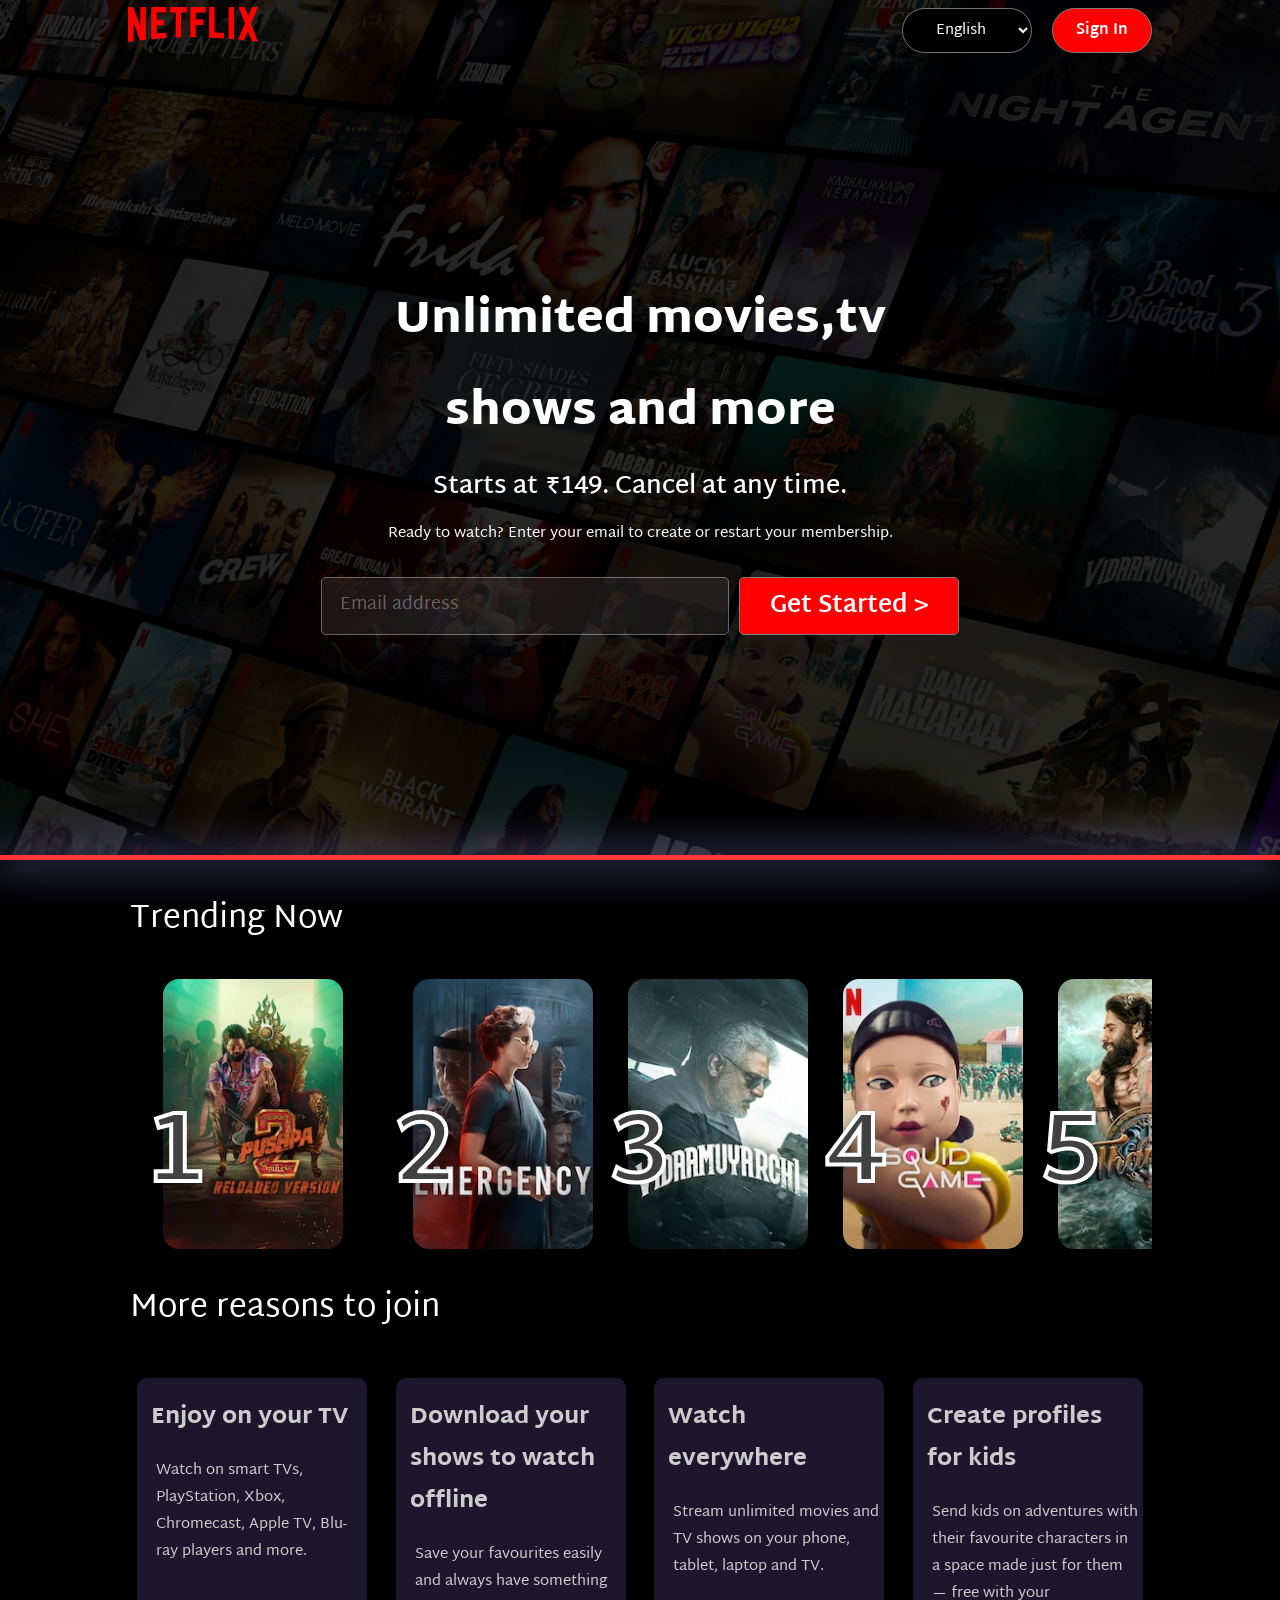
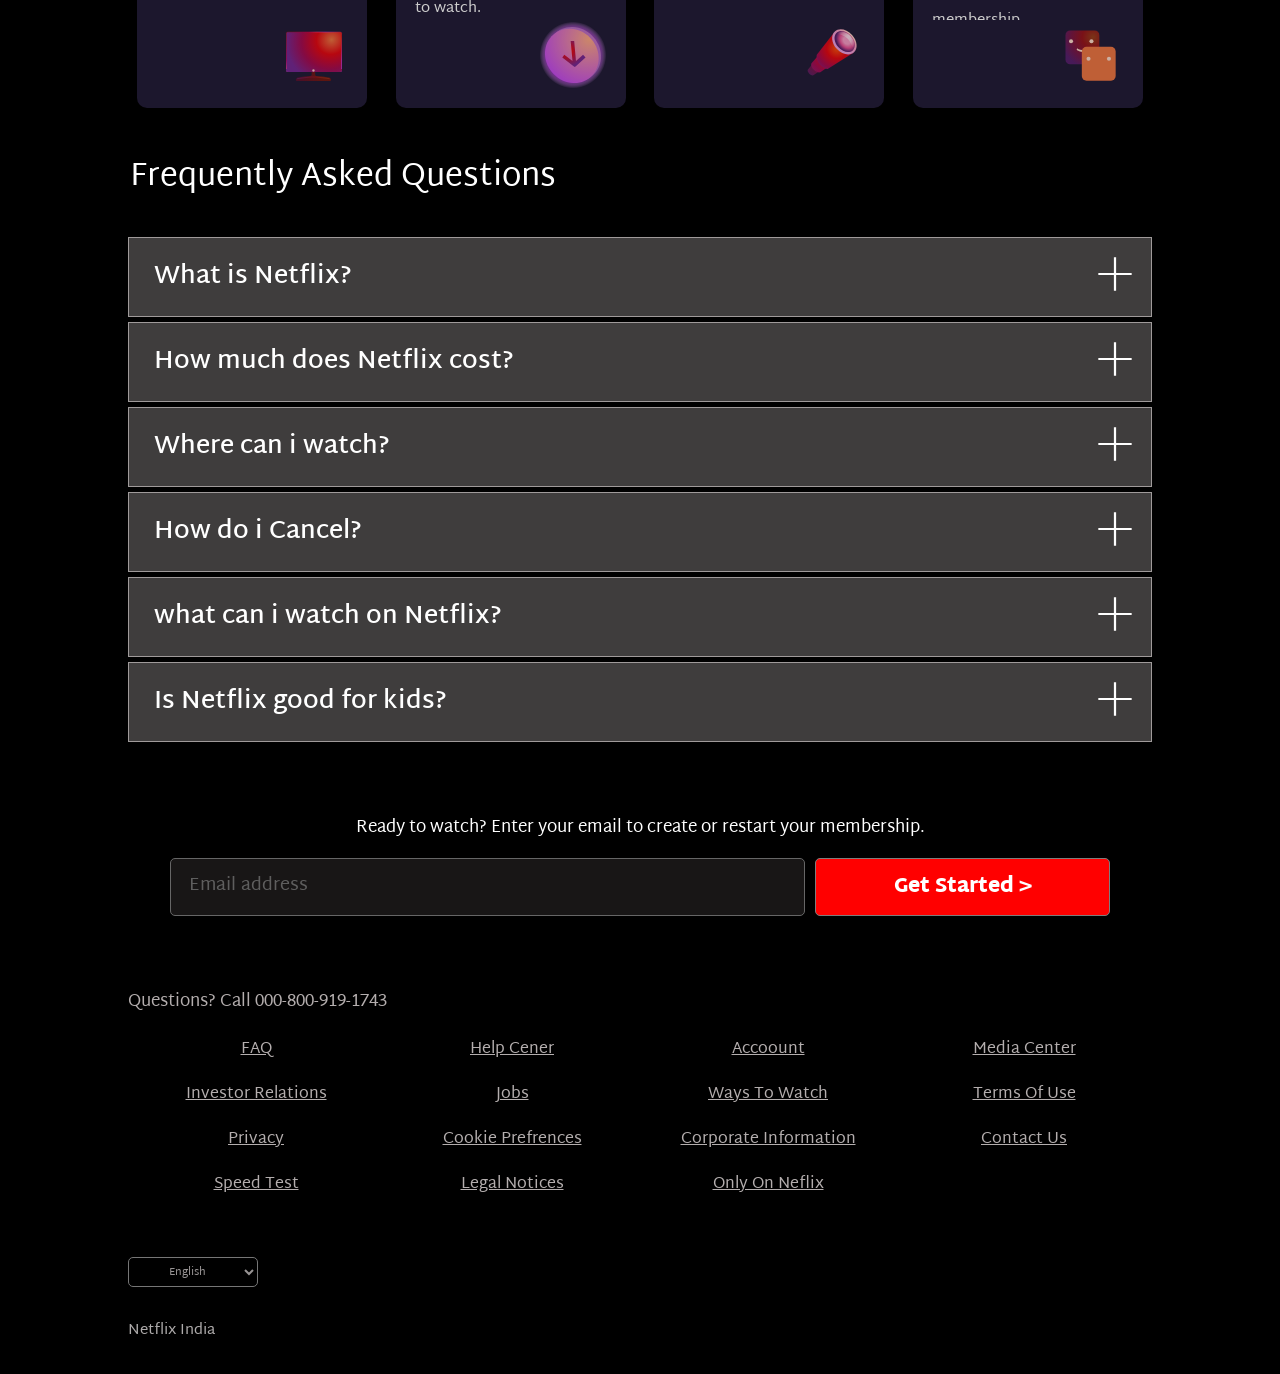
<file: index.html>
<!DOCTYPE html>
<html lang="en">

<head>
    <meta charset="UTF-8">
    <meta name="viewport" content="width=device-width, initial-scale=1.0">
    <title>Netflix India – Watch TV Shows Online, Watch Movies Online</title>
    <link rel="stylesheet" href="style.css">
    <link rel="icon" type="ico" href="favicon.ico">
</head>

<body>
    <header>

        <div class="main">
            <nav class="navbar">
                <span>
                    <img class="logo" src="Tool/logo.svg" alt="Logo">
                </span>
                <div class="prtl">
                    <select name="top" id="more">
                        <option value="Eng">English</option>
                        <option value="hin">Hindi</option>
                    </select>
                    <button>Sign In</button>
                </div>

            </nav>
            <div class="box"></div>
            <div class="hero">
                <span class="p1">
                    Unlimited movies,tv
                </span>
                <span class="p1">
                    shows and more
                </span>
                <span class="p2">
                    Starts at ₹149. Cancel at any time.
                </span>
                <span class="p3">
                    Ready to watch? Enter your email to create or restart your membership.
                </span>
                <div class="ttl">
                    <form action="">
                        <input type="text" placeholder="Email address">
                    </form>
                    <button>
                        <pre>Get Started ></pre>
                    </button>
                </div>
            </div>
        </div>
    </header>





    <main>






        <div class="line">
        </div>
        <div class="trnd" class="panoti">Trending Now</div>
        <div class="sec">

            <div class="cont" id="cont1"> <span class="num"> 1</span></div>
            <div class="cont" id="cont2"> <span class="num"> 2</span></div>
            <div class="cont" id="cont3"> <span class="num"> 3</span></div>
            <div class="cont" id="cont4"> <span class="num"> 4</span></div>
            <div class="cont" id="cont5"> <span class="num"> 5</span></div>
            <div class="cont" id="cont6"> <span class="num"> 6</span></div>
            <div class="cont" id="cont7"> <span class="num"> 7</span></div>
            <div class="cont" id="cont8"> <span class="num"> 8</span></div>
            <div class="cont" id="cont9"> <span class="num"> 9</span></div>
            <div class="cont" id="cont10"> <span class="num"> 10</span></div>
            <span> " "</span>

        </div>
        <div class="moreop">More reasons to join</div>

        <div class="second">
            <div class="se" id="se1">
                <p class="para">Enjoy on your TV</p>
                <p class="para2">Watch on smart TVs, PlayStation, Xbox, Chromecast, Apple TV, Blu-ray players and more.
                </p>
                <img src="Tool/second.svg" alt="Svg image">
            </div>
            <div class="se" id="se2">
                <p class="para">Download your shows to watch offline</p>
                <p class="para2">Save your favourites easily and always have something to watch.</p>
                <img src="Tool/first.svg" alt="svg Image">
            </div>
            <div class="se" id="se3">
                <p class="para">Watch everywhere</p>
                <p class="para2">Stream unlimited movies and TV shows on your phone, tablet, laptop and TV.</p>
                <img src="Tool/third.svg" alt="Svg Image">
            </div>
            <div class="se" id="se4">
                <p class="para">Create profiles for kids</p>
                <p class="para2">Send kids on adventures with their favourite characters in a space made just for them —
                    free with your membership.</p>
                <img src="Tool/fourth.svg" alt="Svg image">
            </div>

        </div>
        <div class="moreop">Frequently Asked Questions</div>

        <div class="bttn">
            <button class="btnn">
                <p>What is Netflix? </p><img src="Tool/new.svg" alt="Svg">
            </button>
            <button class="btnn">
                <p>How much does Netflix cost?</p> <img src="Tool/new.svg" alt="Svg">
            </button></button>
            <button class="btnn">
                <p>Where can i watch? </p><img src="Tool/new.svg" alt="Svg">
            </button></button>
            <button class="btnn">
                <p>How do i Cancel?</p> <img src="Tool/new.svg" alt="Svg">
            </button></button>
            <button class="btnn">
                <p>what can i watch on Netflix?</p> <img src="Tool/new.svg" alt="Svg">
            </button></button>
            <button class="btnn">
                <p>Is Netflix good for kids?</p> <img src="Tool/new.svg" alt="Svg">
            </button></button>
        </div>

        <div class="tt">Ready to watch? Enter your email to create or restart your membership.</div>

        <div class="rept">
            <form action="">
                <input type="text" id="scnd" placeholder="Email address">
            </form>
            <button class="bton">Get Started &gt;</button>
        </div>




    </main>

    <footer>

        <div class="container">

            <div class="stcont">
                <p class="fth">Questions? Call 000-800-919-1743</p>
            </div>

            <div class="bigdibba">
                <div class="dibba">FAQ</div>
                <div class="dibba">Help Cener</div>
                <div class="dibba">Accoount</div>
                <div class="dibba">Media Center</div>
                <div class="dibba">Investor Relations</div>
                <div class="dibba">Jobs</div>
                <div class="dibba">Ways To Watch</div>
                <div class="dibba">Terms Of Use</div>
                <div class="dibba">Privacy</div>
                <div class="dibba">Cookie Prefrences</div>
                <div class="dibba">Corporate Information</div>
                <div class="dibba">Contact Us</div>
                <div class="dibba">Speed Test</div>
                <div class="dibba">Legal Notices</div>
                <div class="dibba">Only On Neflix</div>
            </div>


        </div>

        <div class="set">
            <select name="top" id="more2">
                <option value="Eng">English</option>
                <option value="hin">Hindi</option>
            </select>
        </div>


        <div class="last">Netflix India</div>




    </footer>





</body>

</html>
</file>
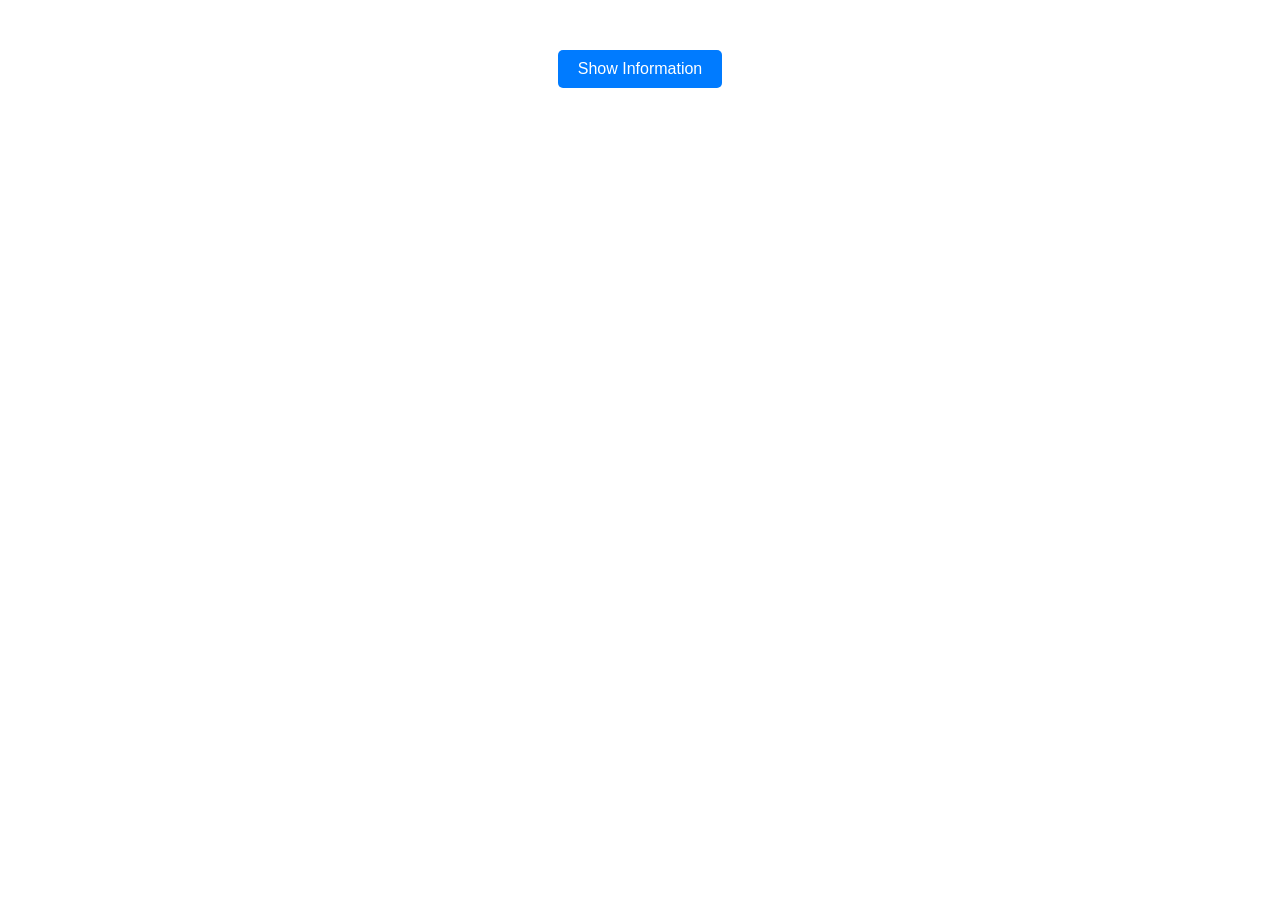
<file: Tool/main.html>
<!DOCTYPE html>
<html lang="en">
<head>
    <meta charset="UTF-8">
    <meta name="viewport" content="width=device-width, initial-scale=1.0">
    <title>Show Info Button</title>
    <style>
        body {
            font-family: Arial, sans-serif;
            text-align: center;
            margin-top: 50px;
        }

        /* Hide info box initially */
        #infoBox {
            display: none;
            margin-top: 20px;
            padding: 15px;
            background-color: #f4f4f4;
            border: 1px solid #ccc;
            width: 300px;
            margin: auto;
            border-radius: 5px;
        }

        /* Style for the button */
        label {
            padding: 10px 20px;
            font-size: 16px;
            background-color: #007BFF;
            color: white;
            border: none;
            border-radius: 5px;
            cursor: pointer;
            display: inline-block;
        }

        label:hover {
            background-color: #0056b3;
        }

        /* Use CSS checkbox hack to toggle visibility */
        #toggle:checked + #infoBox {
            display: block;
        }

        /* Hide the checkbox */
        #toggle {
            display: none;
        }
    </style>
</head>
<body>
    <!-- Hidden checkbox -->
    <input type="checkbox" id="toggle">
    
    <!-- Label acts as a button -->
    <label for="toggle">Show Information</label>
    
    <!-- Info box -->
    <div id="infoBox">
        <p>This is some information that appears when you click the button.</p>
    </div>
</body>
</html>
</file>
<file: style.css>
@import url('https://fonts.googleapis.com/css2?family=Martel+Sans:wght@200;300;400;600;700;800;900&display=swap');

* {
    padding: 0;
    margin: 0;
    font-family: Martel Sans;
}

body {
    background-color: black;
    width: 100%;
    overflow-x: hidden;
}

.main {
    width: 100vw;
    position: relative;
    background-image: url("Tool/firstimg.jpg");
    background-position: center center;
    background-repeat: no-repeat;
    background-size: cover;
    height: 95vh;
}


.main .box {
    height: 95vh;
    width: 100%;
    position: absolute;
    top: 0;
    background-color: black;
    opacity: 0.8;
}

#more {
    background-color: black;
    color: white;
    width: 130px;
    padding: 5px;
    border-radius: 30px;
    text-align: center;
    font-size: 15px;
    /* margin-right: 20px; */
}

#more:hover {
    border: 1px solid white;
}

.prtl {
    position: relative;
    z-index: 4;
    display: flex;
    justify-content: space-between;
    gap: 20px
}

.prtl button {
    width: 100px;
    background-color: red;
    color: white;
    font-weight: bold;
    font-size: 15px;
    border-radius: 30px;
    padding: 8px;
    border: 1px solid rgb(127, 125, 125);
}

.prtl button:hover {
    background-color: rgb(174, 3, 3);
    border: 1px solid black;
}


nav {
    margin-top: 20px;
    max-width: 80vw;
    margin: auto;
    display: flex;
    align-items: center;
    justify-content: space-between;
    height: 60px;
}


nav img {
    height: 25px;
    position: relative;
    z-index: 1;
    height: 35px;
}

.hero {
    color: white;
    height: calc(100% - 60px);
    display: flex;
    flex-direction: column;
    justify-content: center;
    gap: 10px;
    align-items: center;
    position: relative;
    z-index: 2;

}

.p1 {
    font-size: 45px;
    font-weight: 1000;
    text-align: center;
    padding: 0;
}

.p2 {
    font-size: 25px;
    padding: 0;
    font-weight: 600;
    text-align: center;
}

.p3 {
    font-size: 15px;
    text-align: center;
    padding: 0;
}

form input {
    width: 400px;
    height: 50px;
    border: 0.1px solid white;
    background-color: rgb(61, 55, 55);
    opacity: 0.4;
    color: white;
    border-radius: 5px;
    padding: 3px;
}

::placeholder {
    color: rgba(255, 255, 255, 0.9);
    padding: 15px;
    font-size: 18px;
    font-weight: 400;
}

.hero button {
    background-color: red;
    padding: 5px;
    color: white;
    width: 220px;
    border-radius: 5px;
    font-weight: bold;
    font-size: 1.5rem;
    font-family: sans-serif;
    text-align: center;
    border: 1px solid rgb(127, 125, 125);


}

.hero button:hover {
    background-color: rgb(208, 8, 8);
}

.ttl {
    display: flex;
    gap: 10px;
    margin-top: 20px;
}

.line {
    height: 5px;
    background-color: rgb(255, 54, 54);
    margin: 0px;
    padding: 0px;
    box-shadow: 0px 2px 40px 3px rgb(121, 121, 203);

}

.trnd {
    color: white;
    font-size: 2rem;
    margin-top: 30px;
    margin-left: 130px;
}

.sec {
    width: 80vw;
    height: 270px;
    margin: auto;
    display: flex;
    gap: 35px;
    justify-content: space-evenly;
    padding: 0px;
    overflow-x: auto;
    scroll-behavior: smooth;
    white-space: nowrap;
    margin-top: 30px;


}

.cont {
    background-color: white;
    width: 180px;
    height: 100%;
    flex: 0 0 auto;
    border-radius: 1rem;
    display: flex;
    align-items: flex-end;

}

#cont1 {
    background-image: url("images/pushpa.webp");
    background-repeat: no repeat;
    background-position: center center;
    background-size: cover;
    margin-left: 35px;
    margin-right: 35px;
}

#cont2 {
    background-image: url("images/emergency.webp");
    background-repeat: no repeat;
    background-position: center center;
    background-size: cover;
}

#cont3 {
    background-image: url("images/VidaaMuyarchi.webp");
    background-repeat: no repeat;
    background-position: center center;
    background-size: cover;
}

#cont4 {
    background-image: url("images/Squid_Game.webp");
    background-repeat: no repeat;
    background-position: center center;
    background-size: cover;
}

#cont5 {
    background-image: url("images/Thandel.webp");
    background-repeat: no repeat;
    background-position: center center;
    background-size: cover;
}

#cont6 {
    background-image: url("images/Nadaaniyan.webp");
    background-repeat: no repeat;
    background-position: center center;
    background-size: cover;
}

#cont7 {
    background-image: url("images/Daaku_Maharaaj.webp");
    background-repeat: no repeat;
    background-position: center center;
    background-size: cover;
}

#cont8 {
    background-image: url("images/Dabba_Cartel.webp");
    background-repeat: no repeat;
    background-position: center center;
    background-size: cover;
}

#cont9 {
    background-image: url("images/azaad.webp");
    background-repeat: no repeat;
    background-position: center center;
    background-size: cover;
}

#cont10 {
    background-image: url("images/Dhoom_Dhaam.webp");
    background-repeat: no repeat;
    background-position: center center;
    background-size: cover;
}

.num {
    line-height: 1rem;
    font-size: 100px;
    display: inline-block;
    height: 1em;
    position: relative;
    transform: translate(-30%);
    font-weight: 700;
    color: rgb(65, 65, 65);
    -webkit-text-stroke: 0.25rem rgb(255, 255, 255);
    text-shadow: 0 0 1.5rem rgba(0, 0, 0, 0.5);
    text-align: end;
    margin-left: 0px;
    padding: 0px;
}

.moreop {
    font-size: 2rem;
    color: white;
    display: flex;
    margin-left: 130px;
    margin-top: 30px;
    margin-bottom: 30px;
    font-weight: 500;
}

.second {
    width: 80vw;
    height: 350px;
    display: flex;
    margin: auto;
    justify-content: space-evenly;
    gap: 10px;
}

.se {

    width: 230px;
    height: 330px;
    margin: auto;
    color: white;
    display: flex;
    flex-direction: column;
    background-color: rgb(36, 29, 57);
    position: relative;
    z-index: 6;
    opacity: 0.8;
    border-radius: 10px;
}

.se .para {
    margin-left: 10px;
    margin-top: 15px;
    font-size: 23px;
    font-weight: 800;
    padding: 4px;
    text-align: left;
}

.se .para2 {
    margin-left: 15px;
    margin-top: 10px;
    font-size: 15px;
    text-align: left;
    padding: 4px;
    overflow: hidden;
}

.se img {
    height: 70px;
    margin-left: auto;
    margin-top: auto;
    margin-right: 18px;
    margin-bottom: 18px;

}

.bttn {
    display: flex;
    flex-direction: column;
    justify-content: space-evenly;
    gap: 5px;
    width: 80vw;
    margin: auto;
}

.btnn {
    background-color: rgb(63, 61, 61);
    color: white;
    padding: 16px;
    font-size: 25px;
    font-weight: 600;
    text-align: left;
    padding-left: 25px;
    display: flex;
    border: 1px solid rgb(159, 154, 154);
}

.btnn img {
    height: 40px;
    color: white;
    margin-left: auto;
}

.btnn:hover {
    background-color: rgb(92, 89, 89);
}

.tt {
    font-size: 17px;
    color: white;
    display: flex;
    justify-content: center;
    margin-top: 70px;
    font-weight: 500;
}

#scnd {
    width: 49vw;
}

.rept {
    display: flex;
    justify-content: center;
    margin-top: 15px;
}

.bton {
    width: 23vw;
    background-color: red;
    color: white;
    font-weight: 900;
    font-size: 20px;
    border-radius: 5px;
    padding: 10px;
    margin-left: 10px;
    border: 1px solid rgb(127, 125, 125);


}

.bton:hover {
    background-color: rgb(174, 3, 3);
    border: 1px solid black;
}

main {
    position: relative;
}

footer {
    position: relative;
}

.stcont {
    width: 80vw;
    display: flex;
    margin: auto;
    margin-top: 70px;
    margin-bottom: 10px;
}

.fth {

    display: flex;
    color: rgb(180, 174, 174);

    bottom: 0;
    text-align: center;
    font-size: 17px;
    font-weight: 500;

}

.bigdibba {
    width: 80vw;
    height: 180px;
    margin: auto;
    display: grid;
    grid-template-columns: repeat(4, 1fr);
}

.dibba {
    color: rgb(180, 174, 174);
    display: flex;
    justify-content: center;
    align-items: center;
    text-decoration: underline;
}

.set {
    width: 80vw;
    margin: auto;
    margin-top: 50px;
}

#more2 {
    background-color: black;
    color: rgb(152, 148, 148);
    width: 130px;
    padding: 3px;
    text-align: center;
    font-size: 11px;
    border-radius: 5px;

}

.last {
    width: 80vw;
    margin: auto;
    font-size: 15px;
    margin-top: 30px;
    margin-bottom: 30px;
    color: rgb(173, 170, 170);
}

@media (max-width:700px) {
    .ttl {
        flex-direction: column;
        align-items: center;
    }

    form input {
        width: 250px;
    }

    .main {
        height: 80vh;
        background-position: 100% 100%;


    }

    .main .box {
        height: 80vh;
    }

    nav {
        width: 100vw;
    }

    .hero .p1 {
        font-size: 30px;

    }

    .hero .p2 {
        font-size: 14px;
    }

    .hero .p3 {
        font-size: 11px;
    }

    nav img {
        height: 20px;
    }

    #more {
        width: 90px;
    }

    .prtl button {
        width: 80px;
    }

    .se .para {
        font-size: 18px;
        font: 400;

    }

    .se .para2 {
        font-size: 13px;
    }

    .se img {
        height: 37px;
    }

    #scnd {
        font-size: 20px;
        font-weight: 900;
        width: 80vw;
        text-align: center;
    }

    .bton {
        font-size: 20px;
        font-weight: 200;
        width: 50vw;
        margin-top: 5px;
    }

    .rept {
        flex-direction: column;
        align-items: center;
    }

    .trnd {
        font-size: 1.5rem;
        font-weight: 350;
        margin-left: 50px;
    }

    .moreop {
        font-size: 1.5rem;
        font-weight: 350;
        margin-left: 50px;
    }

    .second {
        height: 850px;
        flex-direction: column;

    }

    .se {
        width: 80vw;
        height: 230px;
    }

    .btnn {
        padding: 10px;
        font-size: 15px;
        border-radius: 11px;
    }

    .btnn img {
        height: 20px;


    }

    .bigdibba {
        display: flex;
        flex-direction: column;
        height: 390px;
        justify-content: center;
    }

    .dibba {
        justify-content: left;
        font-size: 13px;
    }

}


@media (max-height:500px) {
    .main {
        height: 95vh;
    }

    .main .box {
        height: 95vh;
    }

    .hero .p1 {
        font-size: 25px;

    }

    .hero .p2 {
        font-size: 10px;
    }

    .hero .p3 {
        font-size: 8px;
    }


}
</file>
